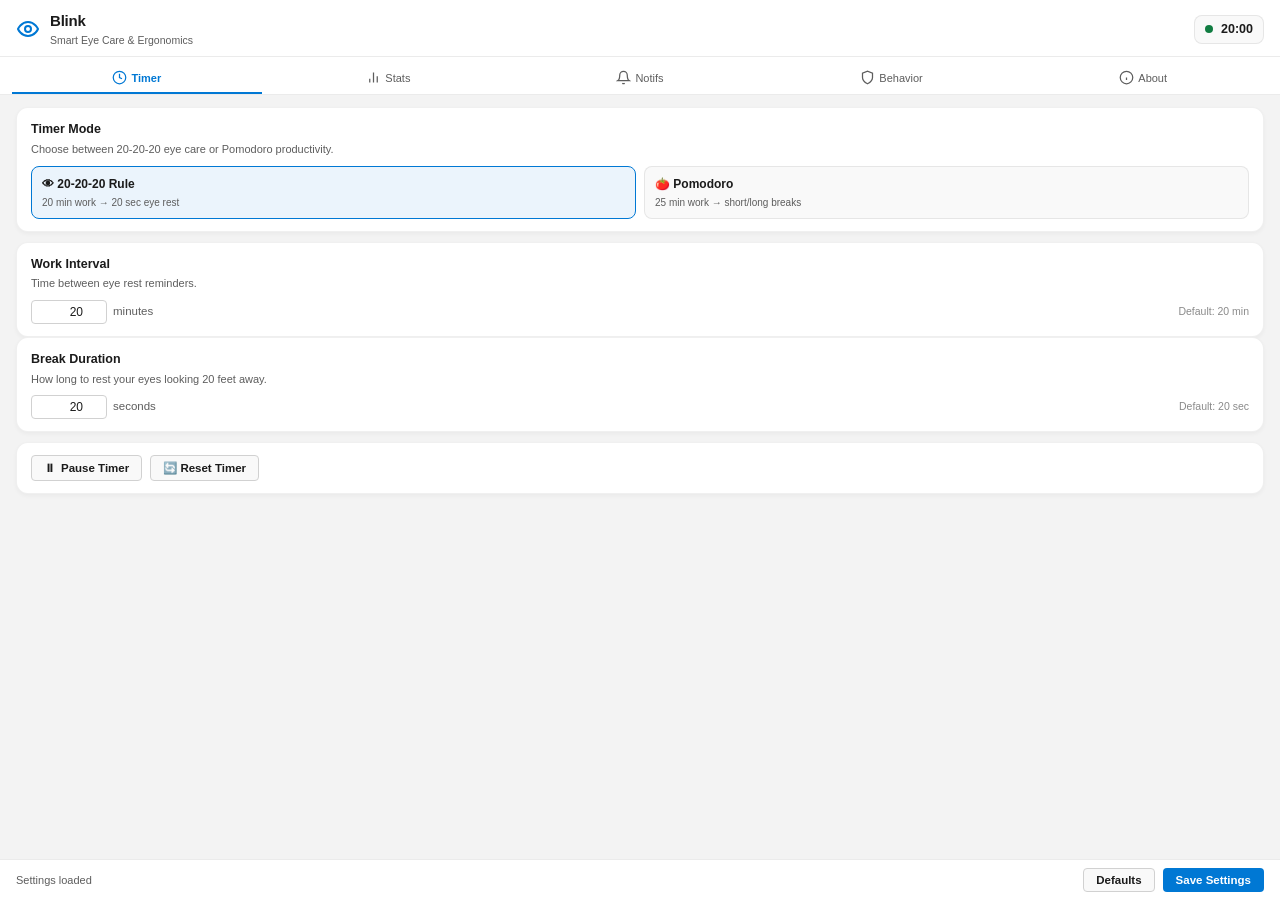
<file: src/index.html>
<!DOCTYPE html>
<html lang="en">
<head>
  <meta charset="UTF-8">
  <meta name="viewport" content="width=device-width, initial-scale=1.0">
  <title>Blink — Settings</title>
  <link rel="stylesheet" href="style.css">
</head>
<body>
  <div class="app-container">
    <!-- Header -->
    <header class="app-header" role="banner">
      <div class="header-brand">
        <svg class="brand-icon" viewBox="0 0 24 24" fill="none" stroke="currentColor" stroke-width="2" stroke-linecap="round" stroke-linejoin="round" aria-hidden="true">
          <path d="M2 12s3-7 10-7 10 7 10 7-3 7-10 7-10-7-10-7Z"/>
          <circle cx="12" cy="12" r="3"/>
        </svg>
        <div>
          <h1 class="brand-title">Blink</h1>
          <span class="brand-subtitle">Smart Eye Care & Ergonomics</span>
        </div>
      </div>
      <div class="timer-badge" id="timerBadge" aria-live="polite">
        <span class="status-dot green" id="statusDot" aria-hidden="true"></span>
        <span id="headerCountdown">--:--</span>
      </div>
    </header>

    <!-- Navigation Tabs (5 Tabs) -->
    <nav class="nav-tabs" role="tablist" aria-label="Settings Navigation">
      <button class="tab-btn active" data-tab="timer" role="tab" aria-selected="true" aria-controls="tab-timer" id="tab-btn-timer">
        <svg viewBox="0 0 24 24" width="15" height="15" stroke="currentColor" fill="none" stroke-width="2" aria-hidden="true"><circle cx="12" cy="12" r="10"/><polyline points="12 6 12 12 16 14"/></svg>
        <span>Timer</span>
      </button>
      <button class="tab-btn" data-tab="stats" role="tab" aria-selected="false" aria-controls="tab-stats" id="tab-btn-stats">
        <svg viewBox="0 0 24 24" width="15" height="15" stroke="currentColor" fill="none" stroke-width="2" aria-hidden="true"><line x1="18" y1="20" x2="18" y2="10"/><line x1="12" y1="20" x2="12" y2="4"/><line x1="6" y1="20" x2="6" y2="14"/></svg>
        <span>Stats</span>
      </button>
      <button class="tab-btn" data-tab="notifications" role="tab" aria-selected="false" aria-controls="tab-notifications" id="tab-btn-notifications">
        <svg viewBox="0 0 24 24" width="15" height="15" stroke="currentColor" fill="none" stroke-width="2" aria-hidden="true"><path d="M18 8A6 6 0 0 0 6 8c0 7-3 9-3 9h18s-3-2-3-9"/><path d="M13.73 21a2 2 0 0 1-3.46 0"/></svg>
        <span>Notifs</span>
      </button>
      <button class="tab-btn" data-tab="behavior" role="tab" aria-selected="false" aria-controls="tab-behavior" id="tab-btn-behavior">
        <svg viewBox="0 0 24 24" width="15" height="15" stroke="currentColor" fill="none" stroke-width="2" aria-hidden="true"><path d="M12 22s8-4 8-10V5l-8-3-8 3v7c0 6 8 10 8 10z"/></svg>
        <span>Behavior</span>
      </button>
      <button class="tab-btn" data-tab="about" role="tab" aria-selected="false" aria-controls="tab-about" id="tab-btn-about">
        <svg viewBox="0 0 24 24" width="15" height="15" stroke="currentColor" fill="none" stroke-width="2" aria-hidden="true"><circle cx="12" cy="12" r="10"/><line x1="12" y1="16" x2="12" y2="12"/><line x1="12" y1="8" x2="12.01" y2="8"/></svg>
        <span>About</span>
      </button>
    </nav>

    <!-- Content Sections -->
    <main class="tab-content-container" role="main">
      <!-- 1. Timer Tab -->
      <section class="tab-pane active" id="tab-timer" role="tabpanel" aria-labelledby="tab-btn-timer">
        <div class="card">
          <div class="card-header">
            <h3 class="card-title">Timer Mode</h3>
            <p class="card-desc">Choose between 20-20-20 eye care or Pomodoro productivity.</p>
          </div>
          <div class="mode-selector">
            <label class="mode-option">
              <input type="radio" name="timerMode" value="twentytwentytwenty" checked id="mode202020">
              <div class="mode-card">
                <span class="mode-title">👁 20-20-20 Rule</span>
                <span class="mode-desc">20 min work &rarr; 20 sec eye rest</span>
              </div>
            </label>
            <label class="mode-option">
              <input type="radio" name="timerMode" value="pomodoro" id="modePomodoro">
              <div class="mode-card">
                <span class="mode-title">🍅 Pomodoro</span>
                <span class="mode-desc">25 min work &rarr; short/long breaks</span>
              </div>
            </label>
          </div>
        </div>

        <!-- 20-20-20 Controls -->
        <div id="section202020">
          <div class="card">
            <div class="card-header">
              <h3 class="card-title">Work Interval</h3>
              <p class="card-desc">Time between eye rest reminders.</p>
            </div>
            <div class="control-row">
              <div class="input-with-unit">
                <input type="number" id="workDuration" min="1" max="180" value="20" class="fluent-input" aria-label="Work Duration Minutes">
                <span class="unit-label">minutes</span>
              </div>
              <span class="preset-hint">Default: 20 min</span>
            </div>
          </div>

          <div class="card">
            <div class="card-header">
              <h3 class="card-title">Break Duration</h3>
              <p class="card-desc">How long to rest your eyes looking 20 feet away.</p>
            </div>
            <div class="control-row">
              <div class="input-with-unit">
                <input type="number" id="breakDuration" min="5" max="300" value="20" class="fluent-input" aria-label="Break Duration Seconds">
                <span class="unit-label">seconds</span>
              </div>
              <span class="preset-hint">Default: 20 sec</span>
            </div>
          </div>
        </div>

        <!-- Pomodoro Controls -->
        <div id="sectionPomodoro" style="display: none;">
          <div class="card">
            <div class="card-header">
              <h3 class="card-title">Pomodoro Work Duration</h3>
              <p class="card-desc">Focus interval before a break.</p>
            </div>
            <div class="control-row">
              <div class="input-with-unit">
                <input type="number" id="pomodoroWork" min="1" max="120" value="25" class="fluent-input" aria-label="Pomodoro Work Duration Minutes">
                <span class="unit-label">minutes</span>
              </div>
              <span class="preset-hint">Default: 25 min</span>
            </div>
          </div>

          <div class="card">
            <div class="card-header">
              <h3 class="card-title">Break Durations</h3>
              <p class="card-desc">Short break between cycles and long break after full set.</p>
            </div>
            <div class="control-row">
              <label for="pomodoroShortBreak">Short Break:</label>
              <div class="input-with-unit">
                <input type="number" id="pomodoroShortBreak" min="1" max="30" value="5" class="fluent-input">
                <span class="unit-label">minutes</span>
              </div>
            </div>
            <div class="control-row nested-control">
              <label for="pomodoroLongBreak">Long Break:</label>
              <div class="input-with-unit">
                <input type="number" id="pomodoroLongBreak" min="1" max="60" value="15" class="fluent-input">
                <span class="unit-label">minutes</span>
              </div>
            </div>
            <div class="control-row nested-control">
              <label for="pomodoroCycles">Long break after:</label>
              <div class="input-with-unit">
                <input type="number" id="pomodoroCycles" min="1" max="12" value="4" class="fluent-input">
                <span class="unit-label">cycles</span>
              </div>
            </div>
          </div>
        </div>

        <div class="card action-preview-card">
          <div class="quick-actions">
            <button class="fluent-button secondary" id="btnPauseResume">
              <span id="pauseResumeIcon">⏸</span> <span id="pauseResumeText">Pause Timer</span>
            </button>
            <button class="fluent-button secondary" id="btnResetTimer">
              🔄 Reset Timer
            </button>
          </div>
        </div>
      </section>

      <!-- 2. Stats Tab -->
      <section class="tab-pane" id="tab-stats" role="tabpanel" aria-labelledby="tab-btn-stats">
        <div class="stats-grid">
          <div class="stat-tile">
            <span class="stat-value" id="statToday">0</span>
            <span class="stat-label">Today</span>
          </div>
          <div class="stat-tile">
            <span class="stat-value" id="statWeek">0</span>
            <span class="stat-label">This Week</span>
          </div>
          <div class="stat-tile">
            <span class="stat-value" id="statAvg">0.0</span>
            <span class="stat-label">Daily Avg</span>
          </div>
          <div class="stat-tile">
            <span class="stat-value" id="statStreak">0</span>
            <span class="stat-label">🔥 Streak</span>
          </div>
        </div>

        <div class="card chart-card">
          <div class="card-header chart-header">
            <div>
              <h3 class="card-title">7-Day Break Activity</h3>
              <p class="card-desc">Completed & dismissed breaks per day.</p>
            </div>
            <button class="fluent-button secondary small" id="btnRefreshStats" title="Refresh Statistics">🔄 Refresh</button>
          </div>
          <div class="canvas-wrapper">
            <canvas id="statsChart" width="380" height="130" role="img" aria-label="7-Day Break Activity Chart"></canvas>
          </div>
        </div>
      </section>

      <!-- 3. Notifications Tab -->
      <section class="tab-pane" id="tab-notifications" role="tabpanel" aria-labelledby="tab-btn-notifications">
        <div class="card">
          <div class="card-header">
            <h3 class="card-title">Notification Style</h3>
            <p class="card-desc">Choose from 7 visual & acoustic reminder experiences.</p>
          </div>
          <div class="radio-group">
            <label class="radio-option">
              <input type="radio" name="notificationStyle" value="toast" checked>
              <div class="radio-card">
                <span class="radio-title">🔔 Windows Toast</span>
                <span class="radio-desc">Native Windows 11 notification banner.</span>
              </div>
            </label>
            <label class="radio-option">
              <input type="radio" name="notificationStyle" value="overlay">
              <div class="radio-card">
                <span class="radio-title">↘️ Screen Overlay (Corner)</span>
                <span class="radio-desc">Gentle corner prompt with direct Snooze & Dismiss buttons.</span>
              </div>
            </label>
            <label class="radio-option">
              <input type="radio" name="notificationStyle" value="floatingisland">
              <div class="radio-card">
                <span class="radio-title">🏝️ Floating Top Island</span>
                <span class="radio-desc">Sleek top-center banner with micro countdown & controls.</span>
              </div>
            </label>
            <label class="radio-option">
              <input type="radio" name="notificationStyle" value="focusveil">
              <div class="radio-card">
                <span class="radio-title">🌫️ Full-Screen Focus Veil</span>
                <span class="radio-desc">Fullscreen screen dimmer with breathing guide & eye exercises.</span>
              </div>
            </label>
            <label class="radio-option">
              <input type="radio" name="notificationStyle" value="edgepulse">
              <div class="radio-card">
                <span class="radio-title">🌈 Ambient Screen Edge Glow</span>
                <span class="radio-desc">Glowing breathing border around screen edges without blocking clicks.</span>
              </div>
            </label>
            <label class="radio-option">
              <input type="radio" name="notificationStyle" value="audioonly">
              <div class="radio-card">
                <span class="radio-title">🎧 Audio-Only Whisper Mode</span>
                <span class="radio-desc">Zero visual popups. Dual-chime flow so you can close your eyes.</span>
              </div>
            </label>
            <label class="radio-option">
              <input type="radio" name="notificationStyle" value="tray">
              <div class="radio-card">
                <span class="radio-title">💬 System Tray Balloon</span>
                <span class="radio-desc">Subtle alert directly from the taskbar tray icon.</span>
              </div>
            </label>
          </div>
        </div>

        <!-- Focus Veil & Immersion Options -->
        <div class="card" id="veilOptionsCard">
          <div class="card-header">
            <h3 class="card-title">Focus Veil & Immersion Settings</h3>
            <p class="card-desc">Configure screen dimming depth and wellness guidance.</p>
          </div>
          <div class="control-row">
            <label for="veilOpacity">Veil Dimmer Opacity:</label>
            <div class="slider-row-inline">
              <input type="range" id="veilOpacity" min="0.2" max="0.9" step="0.1" value="0.5" class="fluent-slider">
              <span class="slider-value" id="veilOpacityValue">50%</span>
            </div>
          </div>
          <div class="toggle-row nested-control">
            <div>
              <span class="card-title-sm">Guided Eye Exercises</span>
              <p class="card-desc-sm">Show guided eye stretch animations (Look Left, Right, Up, Down, Blink).</p>
            </div>
            <label class="fluent-switch">
              <input type="checkbox" id="eyeExercisesEnabled" checked>
              <span class="switch-slider"></span>
            </label>
          </div>
          <div class="toggle-row nested-control">
            <div>
              <span class="card-title-sm">Strict / Enforced Break Mode</span>
              <p class="card-desc-sm">Locks early dismissal for the first 10 seconds (Esc key exits).</p>
            </div>
            <label class="fluent-switch">
              <input type="checkbox" id="strictModeEnabled">
              <span class="switch-slider"></span>
            </label>
          </div>
        </div>

        <div class="card">
          <div class="card-header">
            <h3 class="card-title">Break Reminder Message</h3>
            <p class="card-desc">Custom message for reminders. Use <code>|</code> to rotate between multiple messages.</p>
          </div>
          <textarea id="breakMessage" class="fluent-textarea" rows="2" placeholder="Time for a 20-second break! Look at something 20 feet away."></textarea>
          <span class="preset-hint">Example: Look at something far away | Stretch your arms | Drink water</span>
        </div>

        <div class="card">
          <div class="card-header">
            <h3 class="card-title">Overlay Display Monitor</h3>
            <p class="card-desc">Which screen to display the overlay prompt on.</p>
          </div>
          <div class="control-row">
            <select id="overlayMonitor" class="fluent-select">
              <option value="primary">Primary Monitor</option>
              <option value="cursor">Monitor with Active Cursor</option>
            </select>
          </div>
        </div>

        <div class="card">
          <div class="card-header">
            <h3 class="card-title">Custom Sound Chime</h3>
            <p class="card-desc">Choose a custom audio file (.wav, .mp3, .ogg, .flac) or use built-in bell.</p>
          </div>
          <div class="sound-path-box">
            <span class="sound-path-display" id="customSoundDisplay">Default: Built-in Bell Chime</span>
            <div class="sound-actions">
              <button class="fluent-button secondary small" id="btnBrowseSound">📁 Browse...</button>
              <button class="fluent-button secondary small" id="btnClearSound" style="display: none;">✕ Clear</button>
            </div>
          </div>
        </div>

        <div class="card">
          <div class="card-header">
            <h3 class="card-title">Snooze Duration</h3>
            <p class="card-desc">How long to delay a break when snoozed.</p>
          </div>
          <div class="control-row">
            <div class="input-with-unit">
              <input type="number" id="snoozeDuration" min="1" max="60" value="5" class="fluent-input">
              <span class="unit-label">minutes</span>
            </div>
          </div>
        </div>

        <div class="card">
          <div class="toggle-row">
            <div>
              <h3 class="card-title">Audio Chime</h3>
              <p class="card-desc">Play sound chime when a break starts.</p>
            </div>
            <label class="fluent-switch">
              <input type="checkbox" id="soundEnabled" checked>
              <span class="switch-slider"></span>
            </label>
          </div>

          <div class="slider-row" id="volumeControlRow">
            <span class="slider-icon" aria-hidden="true">🔈</span>
            <input type="range" id="soundVolume" min="0" max="1" step="0.05" value="0.5" class="fluent-slider" aria-label="Audio Chime Volume">
            <span class="slider-icon" aria-hidden="true">🔊</span>
            <span class="slider-value" id="volumeValue">50%</span>
          </div>

          <div class="preview-actions">
            <button class="fluent-button secondary small" id="btnTestSound">🎵 Test Chime</button>
            <button class="fluent-button secondary small" id="btnTestNotification">🔔 Test Notification</button>
          </div>
        </div>
      </section>

      <!-- 4. Behavior Tab -->
      <section class="tab-pane" id="tab-behavior" role="tabpanel" aria-labelledby="tab-btn-behavior">
        <!-- Ergonomics & Wellness Reminders -->
        <div class="card">
          <div class="card-header">
            <h3 class="card-title">Hydration & Posture Reminders</h3>
            <p class="card-desc">Secondary wellness micro-alerts to keep you healthy while working.</p>
          </div>
          <div class="toggle-row">
            <div>
              <span class="card-title-sm">💧 Hydration Reminder</span>
              <p class="card-desc-sm">Remind to drink water.</p>
            </div>
            <label class="fluent-switch">
              <input type="checkbox" id="hydrationEnabled">
              <span class="switch-slider"></span>
            </label>
          </div>
          <div class="control-row nested-control" id="hydrationRow" style="display: none;">
            <label for="hydrationInterval">Interval:</label>
            <div class="input-with-unit">
              <input type="number" id="hydrationInterval" min="5" max="240" value="45" class="fluent-input">
              <span class="unit-label">minutes</span>
              <button class="fluent-button secondary small" id="btnTestHydration">Test</button>
            </div>
          </div>

          <div class="toggle-row nested-control">
            <div>
              <span class="card-title-sm">🪑 Posture Check</span>
              <p class="card-desc-sm">Remind to sit up straight and relax shoulders.</p>
            </div>
            <label class="fluent-switch">
              <input type="checkbox" id="postureEnabled">
              <span class="switch-slider"></span>
            </label>
          </div>
          <div class="control-row nested-control" id="postureRow" style="display: none;">
            <label for="postureInterval">Interval:</label>
            <div class="input-with-unit">
              <input type="number" id="postureInterval" min="5" max="240" value="30" class="fluent-input">
              <span class="unit-label">minutes</span>
              <button class="fluent-button secondary small" id="btnTestPosture">Test</button>
            </div>
          </div>
        </div>

        <!-- Accessibility & UI Customization -->
        <div class="card">
          <div class="card-header">
            <h3 class="card-title">Accessibility & Appearance</h3>
            <p class="card-desc">Themes, contrast modes, and text scaling.</p>
          </div>
          <div class="control-row">
            <label for="themeSelect">Theme:</label>
            <select id="themeSelect" class="fluent-select">
              <option value="system">Windows System Default</option>
              <option value="dark">Dark Theme</option>
              <option value="light">Light Theme</option>
              <option value="highcontrast">High Contrast (WCAG AAA)</option>
            </select>
          </div>
          <div class="control-row nested-control">
            <label for="uiScaleSelect">UI Text Scale:</label>
            <select id="uiScaleSelect" class="fluent-select">
              <option value="100%">100% (Default)</option>
              <option value="125%">125% (Large)</option>
              <option value="150%">150% (Extra Large)</option>
            </select>
          </div>
          <div class="toggle-row nested-control">
            <div>
              <span class="card-title-sm">Reduced Motion</span>
              <p class="card-desc-sm">Disable animations and transition effects.</p>
            </div>
            <label class="fluent-switch">
              <input type="checkbox" id="reducedMotion">
              <span class="switch-slider"></span>
            </label>
          </div>
        </div>

        <div class="card">
          <div class="toggle-row">
            <div>
              <h3 class="card-title">Global Keyboard Shortcuts</h3>
              <p class="card-desc">
                <span class="hotkey-badge">Ctrl+Shift+B</span> Pause/Resume &nbsp;|&nbsp; 
                <span class="hotkey-badge">Ctrl+Shift+N</span> Skip Break
              </p>
            </div>
            <label class="fluent-switch">
              <input type="checkbox" id="hotkeysEnabled" checked>
              <span class="switch-slider"></span>
            </label>
          </div>
        </div>

        <!-- Scheduled Quiet Hours -->
        <div class="card">
          <div class="toggle-row">
            <div>
              <h3 class="card-title">Scheduled Quiet Hours</h3>
              <p class="card-desc">Auto-pause timer during scheduled times (e.g. lunch break).</p>
            </div>
            <label class="fluent-switch">
              <input type="checkbox" id="quietHoursEnabled">
              <span class="switch-slider"></span>
            </label>
          </div>

          <div id="quietHoursControls" class="nested-control" style="display: none;">
            <div class="control-row">
              <label>Time Range:</label>
              <div class="time-range-picker">
                <input type="time" id="quietStart" value="12:00" class="fluent-input time-input">
                <span class="unit-label">to</span>
                <input type="time" id="quietEnd" value="13:00" class="fluent-input time-input">
              </div>
            </div>

            <div class="control-row nested-control">
              <label>Active Days:</label>
              <div class="day-selector" id="daySelector">
                <button type="button" class="day-btn" data-day="1" aria-label="Monday">M</button>
                <button type="button" class="day-btn" data-day="2" aria-label="Tuesday">T</button>
                <button type="button" class="day-btn" data-day="3" aria-label="Wednesday">W</button>
                <button type="button" class="day-btn" data-day="4" aria-label="Thursday">T</button>
                <button type="button" class="day-btn" data-day="5" aria-label="Friday">F</button>
                <button type="button" class="day-btn" data-day="6" aria-label="Saturday">S</button>
                <button type="button" class="day-btn" data-day="0" aria-label="Sunday">S</button>
              </div>
            </div>
          </div>
        </div>

        <div class="card">
          <div class="toggle-row">
            <div>
              <h3 class="card-title">Smart Idle Detection</h3>
              <p class="card-desc">Auto-pause timer when you're away from keyboard or mouse.</p>
            </div>
            <label class="fluent-switch">
              <input type="checkbox" id="idleEnabled" checked>
              <span class="switch-slider"></span>
            </label>
          </div>
          <div class="control-row nested-control" id="idleThresholdRow">
            <label for="idleThreshold">Idle after:</label>
            <div class="input-with-unit">
              <input type="number" id="idleThreshold" min="30" max="1800" value="120" class="fluent-input">
              <span class="unit-label">seconds</span>
            </div>
          </div>
        </div>

        <div class="card">
          <div class="toggle-row">
            <div>
              <h3 class="card-title">Respect Focus Assist</h3>
              <p class="card-desc">Suppress notifications during Do Not Disturb or full-screen gaming.</p>
            </div>
            <label class="fluent-switch">
              <input type="checkbox" id="focusAssistEnabled" checked>
              <span class="switch-slider"></span>
            </label>
          </div>
        </div>

        <div class="card">
          <div class="toggle-row">
            <div>
              <h3 class="card-title">Launch on Startup</h3>
              <p class="card-desc">Start Blink minimized to system tray when Windows boots.</p>
            </div>
            <label class="fluent-switch">
              <input type="checkbox" id="autoStartEnabled" checked>
              <span class="switch-slider"></span>
            </label>
          </div>
        </div>
      </section>

      <!-- 5. About Tab -->
      <section class="tab-pane" id="tab-about" role="tabpanel" aria-labelledby="tab-btn-about">
        <div class="card about-hero">
          <div class="about-logo" aria-hidden="true">👁</div>
          <h2 class="about-app-name">Blink</h2>
          <span class="version-tag">Version 1.4.0</span>
          <p class="about-motto">Protect your vision with effortless 20-20-20 micro-breaks & Pomodoro.</p>
        </div>

        <div class="card">
          <div class="card-header">
            <h3 class="card-title">Configuration Management</h3>
            <p class="card-desc">Backup or restore your settings as JSON.</p>
          </div>
          <div class="export-import-grid">
            <button class="fluent-button secondary small" id="btnExportConfig">
              📤 Export Settings...
            </button>
            <button class="fluent-button secondary small" id="btnImportConfig">
              📥 Import Settings...
            </button>
          </div>
        </div>

        <div class="card">
          <div class="card-header">
            <h3 class="card-title">Software Updates</h3>
            <p class="card-desc">Check for the latest releases on GitHub.</p>
          </div>
          <div class="update-box" id="updateBox">
            <div class="update-result" id="updateResult">
              <span class="update-hint">Click below to check if a new version is available.</span>
            </div>
            <div class="update-actions">
              <button class="fluent-button secondary small" id="btnCheckUpdates">
                🔄 Check for Updates
              </button>
            </div>
          </div>
        </div>

        <div class="card">
          <h3 class="card-title">Privacy & Philosophy</h3>
          <p class="about-text">
            Blink is 100% offline, privacy-first, and open-source under the MIT License. No analytics, no telemetry, no background network usage.
          </p>
          <div class="config-location">
            <span class="config-label">Data Directory:</span>
            <code id="configPathDisplay">%APPDATA%\Blink\config.json</code>
          </div>
        </div>
      </section>
    </main>

    <!-- Footer Action Bar -->
    <footer class="app-footer" role="contentinfo">
      <div class="footer-status" id="footerStatus" aria-live="polite">
        <span class="status-text">Ready</span>
      </div>
      <div class="footer-actions">
        <button class="fluent-button secondary" id="btnResetDefaults">Defaults</button>
        <button class="fluent-button primary" id="btnSaveConfig">Save Settings</button>
      </div>
    </footer>

    <!-- Confirmation Modal Dialog -->
    <div class="modal-overlay" id="confirmModal" style="display: none;" role="dialog" aria-modal="true" aria-labelledby="modalTitle">
      <div class="modal-card">
        <h3 class="modal-title" id="modalTitle">Reset Settings?</h3>
        <p class="modal-desc">Are you sure you want to reset all Blink settings to their default values?</p>
        <div class="modal-actions">
          <button class="fluent-button secondary" id="btnCancelReset">Cancel</button>
          <button class="fluent-button primary" id="btnConfirmReset">Reset to Defaults</button>
        </div>
      </div>
    </div>
  </div>

  <script src="main.js"></script>
</body>
</html>
</file>
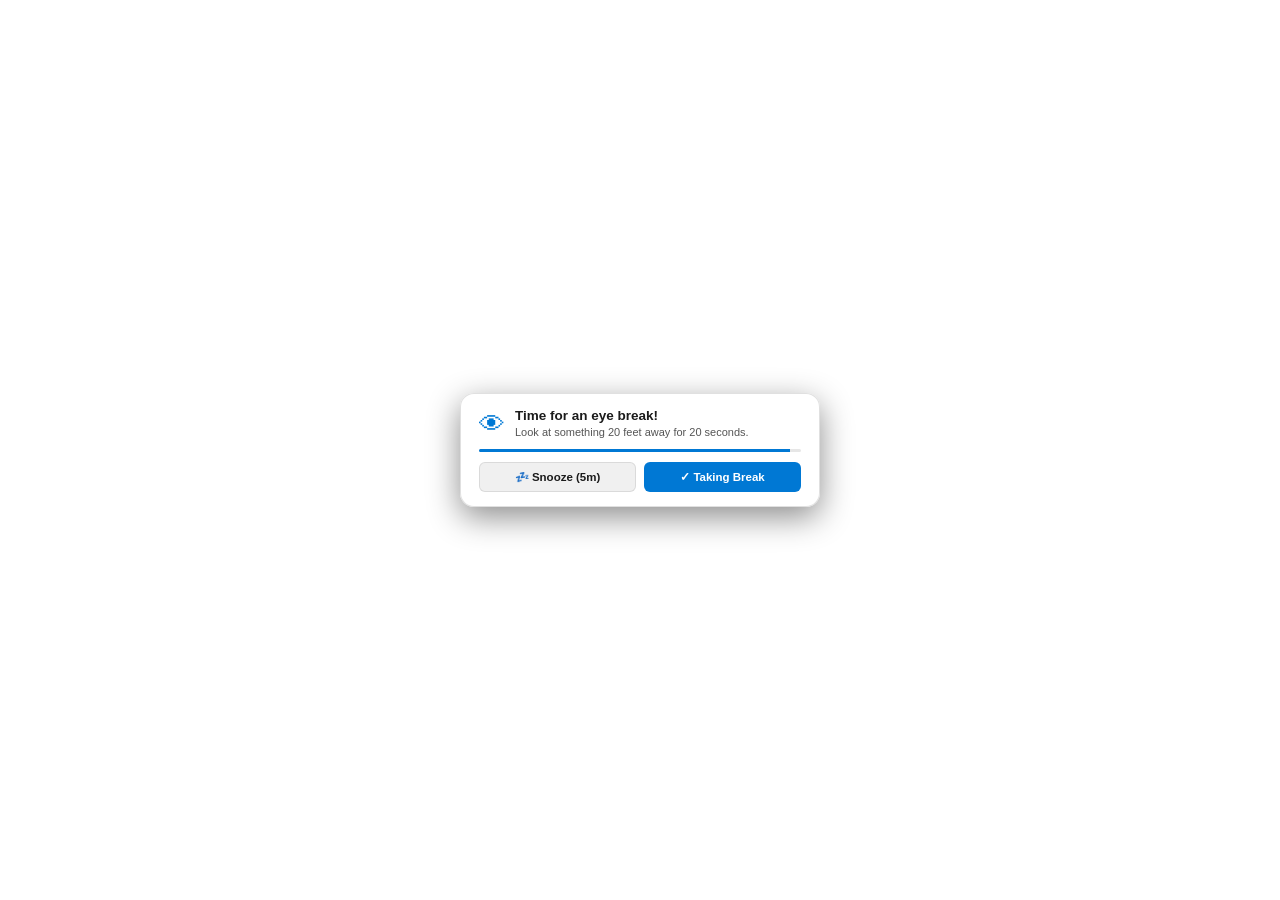
<file: src/snooze.html>
<!DOCTYPE html>
<html lang="en">
<head>
  <meta charset="UTF-8">
  <meta name="viewport" content="width=device-width, initial-scale=1.0">
  <title>Blink — Break Reminder</title>
  <link rel="stylesheet" href="snooze.css">
</head>
<body>
  <div class="snooze-card" id="snoozeCard">
    <div class="snooze-header">
      <div class="snooze-icon" id="snoozeIcon">👁</div>
      <div class="snooze-title-area">
        <h2 class="snooze-title" id="snoozeTitle">Time for an eye break!</h2>
        <p class="snooze-subtitle" id="breakSubtitle">Look at something 20 feet away for 20 seconds.</p>
      </div>
    </div>
    
    <div class="countdown-bar-container">
      <div class="countdown-bar" id="countdownBar"></div>
    </div>

    <div class="snooze-actions">
      <button class="snooze-btn secondary" id="btnSnooze">
        <span id="snoozeBtnLabel">💤 Snooze (5m)</span>
      </button>
      <button class="snooze-btn primary" id="btnDismiss">
        ✓ Taking Break
      </button>
    </div>
  </div>

  <script src="snooze.js"></script>
</body>
</html>
</file>
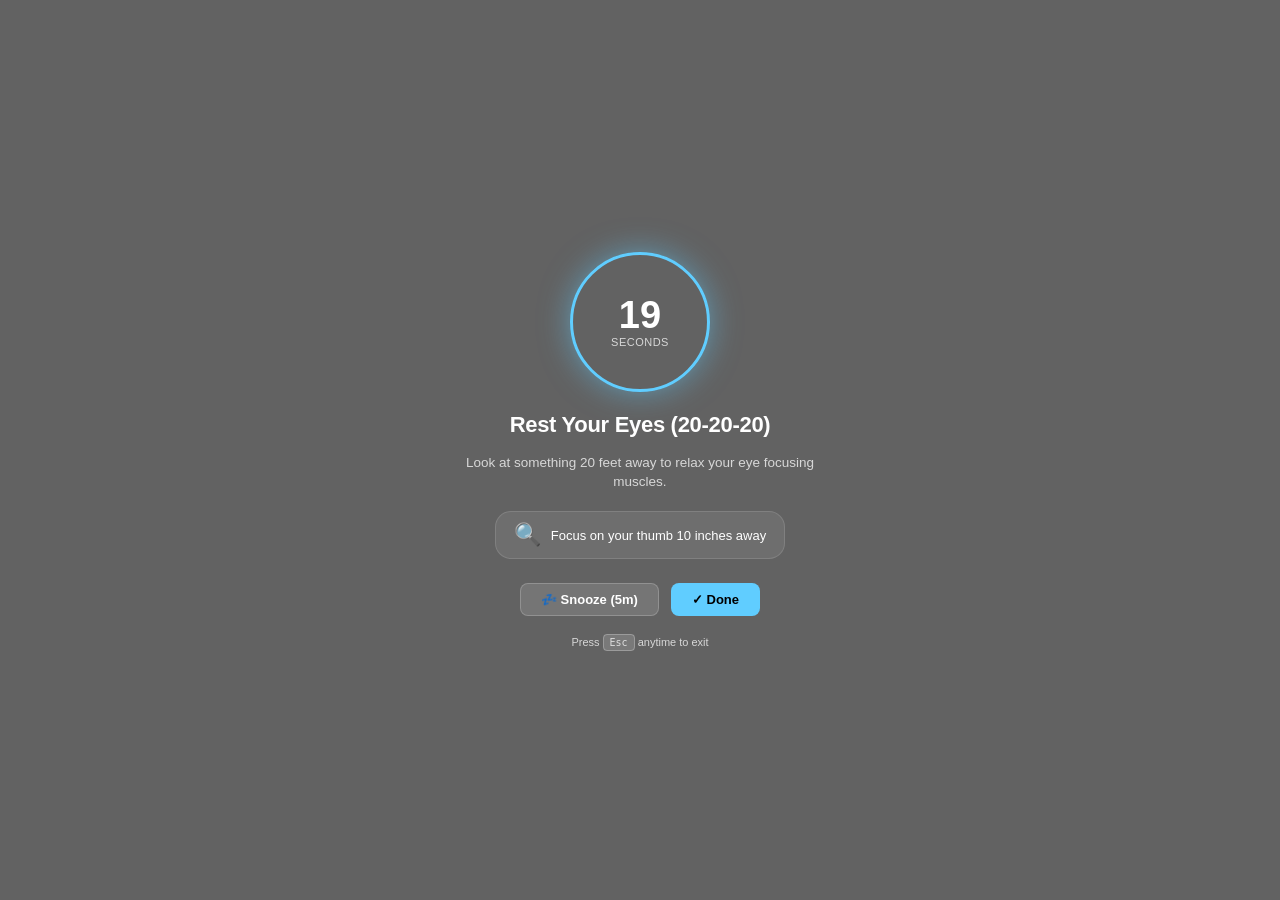
<file: src/veil.html>
<!DOCTYPE html>
<html lang="en">
<head>
  <meta charset="UTF-8">
  <meta name="viewport" content="width=device-width, initial-scale=1.0">
  <title>Blink — Focus Veil</title>
  <link rel="stylesheet" href="veil.css">
</head>
<body>
  <!-- 1. Ambient Edge Glow Mode -->
  <div class="edge-glow-frame" id="edgeFrame" style="display: none;"></div>

  <!-- 2. Focus Veil Dimmer Mode -->
  <div class="veil-backdrop" id="veilBackdrop" style="display: none;">
    <div class="veil-container">
      <!-- Breathing Circle / Countdown -->
      <div class="breathing-circle-wrapper">
        <div class="breathing-glow-circle" id="breathingCircle"></div>
        <div class="countdown-center-text">
          <span class="countdown-seconds" id="countdownSeconds">20</span>
          <span class="countdown-unit">seconds</span>
        </div>
      </div>

      <!-- Title & Message -->
      <h1 class="veil-title" id="veilTitle">Rest Your Eyes</h1>
      <p class="veil-message" id="veilMessage">Look at something 20 feet away to relax your eye focusing muscles.</p>

      <!-- Eye Exercise Prompts -->
      <div class="exercise-card" id="exerciseCard">
        <div class="exercise-icon" id="exerciseIcon">👀</div>
        <div class="exercise-instruction" id="exerciseInstruction">Blink slowly and look far into the distance</div>
      </div>

      <!-- Actions -->
      <div class="veil-actions">
        <button class="veil-btn secondary" id="btnVeilSnooze">
          <span>💤 Snooze (5m)</span>
        </button>
        <button class="veil-btn primary" id="btnVeilDismiss">
          <span id="dismissBtnLabel">✓ Done</span>
        </button>
      </div>

      <!-- Strict Mode & Esc Hint -->
      <div class="esc-hint">
        <span id="strictLockoutLabel" style="display: none;">🔒 Break locked (<span id="lockoutSeconds">10</span>s) · </span>
        Press <kbd>Esc</kbd> anytime to exit
      </div>
    </div>
  </div>

  <script src="veil.js"></script>
</body>
</html>
</file>
<file: src/style.css>
/* Blink — Windows 11 Fluent Design Styling (v1.4.0) */

:root {
  --bg-app: #f3f3f3;
  --bg-card: #ffffff;
  --bg-card-secondary: #f9f9f9;
  --text-primary: #1b1b1b;
  --text-secondary: #5d5d5d;
  --text-tertiary: #8a8a8a;
  --accent: #0078d4;
  --accent-hover: #0067b8;
  --accent-active: #005a9e;
  --accent-text: #ffffff;
  --border-subtle: rgba(0, 0, 0, 0.08);
  --border-card: rgba(0, 0, 0, 0.06);
  --border-input: #d1d1d1;
  --shadow-subtle: 0 2px 4px rgba(0, 0, 0, 0.04);
  --shadow-card: 0 4px 12px rgba(0, 0, 0, 0.06);
  --radius-sm: 4px;
  --radius-md: 8px;
  --radius-lg: 12px;
  --font-family: "Segoe UI Variable Text", "Segoe UI", -apple-system, BlinkMacSystemFont, Roboto, sans-serif;
  --color-green: #107c41;
  --color-yellow: #f2c80f;
  --color-red: #d13438;
  --base-font-size: 13px;
}

@media (prefers-color-scheme: dark) {
  :root {
    --bg-app: #202020;
    --bg-card: #2d2d2d;
    --bg-card-secondary: #262626;
    --text-primary: #ffffff;
    --text-secondary: #bbbbbb;
    --text-tertiary: #888888;
    --accent: #60cdff;
    --accent-hover: #78d5ff;
    --accent-active: #47b8eb;
    --accent-text: #000000;
    --border-subtle: rgba(255, 255, 255, 0.08);
    --border-card: rgba(255, 255, 255, 0.06);
    --border-input: #444444;
    --shadow-subtle: 0 2px 6px rgba(0, 0, 0, 0.25);
    --shadow-card: 0 4px 16px rgba(0, 0, 0, 0.35);
    --color-green: #49c47e;
    --color-yellow: #ffd53d;
    --color-red: #f36c70;
  }
}

/* Explicit Dark Theme */
html[data-theme="dark"] {
  --bg-app: #202020;
  --bg-card: #2d2d2d;
  --bg-card-secondary: #262626;
  --text-primary: #ffffff;
  --text-secondary: #bbbbbb;
  --text-tertiary: #888888;
  --accent: #60cdff;
  --accent-hover: #78d5ff;
  --accent-active: #47b8eb;
  --accent-text: #000000;
  --border-subtle: rgba(255, 255, 255, 0.08);
  --border-card: rgba(255, 255, 255, 0.06);
  --border-input: #444444;
  --shadow-subtle: 0 2px 6px rgba(0, 0, 0, 0.25);
  --shadow-card: 0 4px 16px rgba(0, 0, 0, 0.35);
  --color-green: #49c47e;
  --color-yellow: #ffd53d;
  --color-red: #f36c70;
}

/* Explicit Light Theme */
html[data-theme="light"] {
  --bg-app: #f3f3f3;
  --bg-card: #ffffff;
  --bg-card-secondary: #f9f9f9;
  --text-primary: #1b1b1b;
  --text-secondary: #5d5d5d;
  --text-tertiary: #8a8a8a;
  --accent: #0078d4;
  --accent-hover: #0067b8;
  --accent-active: #005a9e;
  --accent-text: #ffffff;
  --border-subtle: rgba(0, 0, 0, 0.08);
  --border-card: rgba(0, 0, 0, 0.06);
  --border-input: #d1d1d1;
  --shadow-subtle: 0 2px 4px rgba(0, 0, 0, 0.04);
  --shadow-card: 0 4px 12px rgba(0, 0, 0, 0.06);
  --color-green: #107c41;
  --color-yellow: #f2c80f;
  --color-red: #d13438;
}

/* High Contrast (WCAG AAA Compliant) */
html[data-theme="highcontrast"] {
  --bg-app: #000000;
  --bg-card: #0c0c0c;
  --bg-card-secondary: #1a1a1a;
  --text-primary: #ffffff;
  --text-secondary: #ffff00;
  --text-tertiary: #00ffff;
  --accent: #00ffff;
  --accent-hover: #80ffff;
  --accent-active: #00cccc;
  --accent-text: #000000;
  --border-subtle: #ffffff;
  --border-card: #ffffff;
  --border-input: #ffffff;
  --shadow-subtle: none;
  --shadow-card: none;
  --color-green: #00ff00;
  --color-yellow: #ffff00;
  --color-red: #ff0055;
}

/* UI Text Scaling */
html[data-scale="125%"] {
  --base-font-size: 15px;
}

html[data-scale="150%"] {
  --base-font-size: 17px;
}

/* Reduced Motion Override */
html.reduced-motion * {
  animation: none !important;
  transition: none !important;
}

* {
  box-sizing: border-box;
  margin: 0;
  padding: 0;
  user-select: none;
}

body {
  font-family: var(--font-family);
  background-color: var(--bg-app);
  color: var(--text-primary);
  line-height: 1.5;
  overflow: hidden;
  font-size: var(--base-font-size);
  -webkit-font-smoothing: antialiased;
}

.app-container {
  display: flex;
  flex-direction: column;
  height: 100vh;
  width: 100vw;
}

/* Header */
.app-header {
  display: flex;
  justify-content: space-between;
  align-items: center;
  padding: 10px 16px 8px;
  border-bottom: 1px solid var(--border-subtle);
  background: var(--bg-card);
}

.header-brand {
  display: flex;
  align-items: center;
  gap: 10px;
}

.brand-icon {
  width: 24px;
  height: 24px;
  color: var(--accent);
}

.brand-title {
  font-size: 15px;
  font-weight: 600;
  letter-spacing: -0.2px;
}

.brand-subtitle {
  font-size: 10.5px;
  color: var(--text-secondary);
  display: block;
}

.timer-badge {
  display: flex;
  align-items: center;
  gap: 8px;
  background: var(--bg-card-secondary);
  padding: 4px 10px;
  border-radius: var(--radius-md);
  border: 1px solid var(--border-subtle);
  font-weight: 600;
  font-size: 12.5px;
  font-variant-numeric: tabular-nums;
}

.status-dot {
  width: 8px;
  height: 8px;
  border-radius: 50%;
  background-color: var(--color-green);
  transition: background-color 0.2s ease;
}

.status-dot.green { background-color: var(--color-green); }
.status-dot.yellow { background-color: var(--color-yellow); }
.status-dot.red { background-color: var(--color-red); }

/* Navigation Tabs (5 Tabs) */
.nav-tabs {
  display: flex;
  gap: 2px;
  padding: 6px 12px 0;
  background: var(--bg-card);
  border-bottom: 1px solid var(--border-subtle);
}

.tab-btn {
  flex: 1;
  display: flex;
  align-items: center;
  justify-content: center;
  gap: 4px;
  padding: 7px 6px;
  border: none;
  background: transparent;
  color: var(--text-secondary);
  font-family: inherit;
  font-size: 11px;
  font-weight: 500;
  border-radius: var(--radius-md) var(--radius-md) 0 0;
  cursor: pointer;
  border-bottom: 2px solid transparent;
  transition: all 0.15s ease;
  white-space: nowrap;
}

.tab-btn:hover {
  color: var(--text-primary);
  background: var(--bg-card-secondary);
}

.tab-btn.active {
  color: var(--accent);
  border-bottom-color: var(--accent);
  font-weight: 600;
}

/* Tab Content */
.tab-content-container {
  flex: 1;
  overflow-y: auto;
  padding: 12px 16px;
  display: flex;
  flex-direction: column;
  gap: 10px;
}

.tab-pane {
  display: none;
  flex-direction: column;
  gap: 10px;
}

.tab-pane.active {
  display: flex;
}

/* Cards */
.card {
  background: var(--bg-card);
  border: 1px solid var(--border-card);
  border-radius: var(--radius-lg);
  padding: 12px 14px;
  box-shadow: var(--shadow-subtle);
}

.card-header {
  margin-bottom: 8px;
}

.card-title {
  font-size: 12.5px;
  font-weight: 600;
  color: var(--text-primary);
}

.card-title-sm {
  font-size: 11.5px;
  font-weight: 600;
  color: var(--text-primary);
}

.card-desc {
  font-size: 11px;
  color: var(--text-secondary);
  margin-top: 2px;
}

.card-desc-sm {
  font-size: 10.5px;
  color: var(--text-secondary);
  margin-top: 1px;
}

/* Mode Selector (20-20-20 vs Pomodoro) */
.mode-selector {
  display: flex;
  gap: 8px;
}

.mode-option {
  flex: 1;
  display: flex;
  cursor: pointer;
}

.mode-option input {
  position: absolute;
  opacity: 0;
  pointer-events: none;
}

.mode-card {
  flex: 1;
  padding: 8px 10px;
  background: var(--bg-card-secondary);
  border: 1px solid var(--border-subtle);
  border-radius: var(--radius-md);
  transition: all 0.15s ease;
  display: flex;
  flex-direction: column;
  gap: 2px;
}

.mode-option input:checked + .mode-card {
  border-color: var(--accent);
  background: rgba(0, 120, 212, 0.08);
}

.mode-title {
  font-weight: 600;
  font-size: 12px;
}

.mode-desc {
  font-size: 10px;
  color: var(--text-secondary);
}

/* Custom Sound Box */
.sound-path-box {
  display: flex;
  align-items: center;
  justify-content: space-between;
  gap: 8px;
  background: var(--bg-card-secondary);
  padding: 6px 10px;
  border-radius: var(--radius-sm);
  border: 1px solid var(--border-subtle);
}

.sound-path-display {
  font-size: 11px;
  color: var(--text-secondary);
  text-overflow: ellipsis;
  overflow: hidden;
  white-space: nowrap;
  flex: 1;
}

.sound-actions {
  display: flex;
  gap: 4px;
}

/* Scheduled Quiet Hours */
.time-range-picker {
  display: flex;
  align-items: center;
  gap: 6px;
}

.time-input {
  width: 90px !important;
  text-align: center !important;
}

.day-selector {
  display: flex;
  gap: 4px;
}

.day-btn {
  width: 26px;
  height: 26px;
  padding: 0;
  border-radius: var(--radius-sm);
  border: 1px solid var(--border-input);
  background: var(--bg-card);
  color: var(--text-secondary);
  font-size: 11px;
  font-weight: 600;
  cursor: pointer;
  transition: all 0.15s ease;
}

.day-btn.active {
  background: var(--accent);
  color: var(--accent-text);
  border-color: var(--accent);
}

/* Export / Import Grid */
.export-import-grid {
  display: flex;
  gap: 8px;
}

.export-import-grid button {
  flex: 1;
}

/* Stats Tab */
.stats-grid {
  display: grid;
  grid-template-columns: repeat(4, 1fr);
  gap: 8px;
}

.stat-tile {
  background: var(--bg-card);
  border: 1px solid var(--border-card);
  border-radius: var(--radius-md);
  padding: 9px 6px;
  text-align: center;
  box-shadow: var(--shadow-subtle);
  display: flex;
  flex-direction: column;
  gap: 2px;
}

.stat-value {
  font-size: 16px;
  font-weight: 700;
  color: var(--accent);
  line-height: 1.2;
}

.stat-label {
  font-size: 9.5px;
  color: var(--text-secondary);
  text-transform: uppercase;
  letter-spacing: 0.4px;
  font-weight: 600;
}

.chart-card {
  display: flex;
  flex-direction: column;
  gap: 8px;
}

.chart-header {
  display: flex;
  justify-content: space-between;
  align-items: flex-start;
  margin-bottom: 4px;
}

.canvas-wrapper {
  width: 100%;
  height: 130px;
  background: var(--bg-card-secondary);
  border-radius: var(--radius-md);
  border: 1px solid var(--border-subtle);
  padding: 4px;
  display: flex;
  align-items: center;
  justify-content: center;
}

#statsChart {
  width: 100%;
  height: 100%;
}

/* Inputs & Form Controls */
.control-row {
  display: flex;
  align-items: center;
  justify-content: space-between;
  gap: 10px;
}

.nested-control {
  margin-top: 8px;
  padding-top: 8px;
  border-top: 1px solid var(--border-subtle);
}

.input-with-unit {
  display: flex;
  align-items: center;
  gap: 6px;
}

.fluent-input {
  width: 76px;
  padding: 4px 8px;
  font-size: 12px;
  font-family: inherit;
  font-weight: 500;
  border: 1px solid var(--border-input);
  border-radius: var(--radius-sm);
  background: var(--bg-card);
  color: var(--text-primary);
  text-align: right;
  transition: border-color 0.15s ease;
}

.fluent-input:focus {
  outline: 2px solid var(--accent);
  border-color: var(--accent);
}

.fluent-select {
  width: 100%;
  padding: 5px 8px;
  font-size: 12px;
  font-family: inherit;
  border: 1px solid var(--border-input);
  border-radius: var(--radius-sm);
  background: var(--bg-card);
  color: var(--text-primary);
  outline: none;
  cursor: pointer;
  transition: border-color 0.15s ease;
}

.fluent-select:focus {
  border-color: var(--accent);
  outline: 2px solid var(--accent);
}

.fluent-textarea {
  width: 100%;
  padding: 6px 8px;
  font-size: 11.5px;
  font-family: inherit;
  border: 1px solid var(--border-input);
  border-radius: var(--radius-sm);
  background: var(--bg-card);
  color: var(--text-primary);
  outline: none;
  resize: none;
  transition: border-color 0.15s ease;
  line-height: 1.4;
}

.fluent-textarea:focus {
  border-color: var(--accent);
  outline: 2px solid var(--accent);
}

.unit-label {
  font-size: 11.5px;
  color: var(--text-secondary);
}

.preset-hint {
  font-size: 10.5px;
  color: var(--text-tertiary);
}

.preset-hint code {
  font-family: Consolas, monospace;
  color: var(--accent);
}

.hotkey-badge {
  display: inline-block;
  padding: 1px 4px;
  background: var(--bg-card-secondary);
  border: 1px solid var(--border-subtle);
  border-radius: 3px;
  font-family: Consolas, monospace;
  font-size: 10px;
  color: var(--accent);
}

/* Switch */
.toggle-row {
  display: flex;
  justify-content: space-between;
  align-items: center;
  gap: 12px;
}

.fluent-switch {
  position: relative;
  display: inline-block;
  width: 38px;
  height: 19px;
  flex-shrink: 0;
}

.fluent-switch input {
  opacity: 0;
  width: 0;
  height: 0;
}

.switch-slider {
  position: absolute;
  cursor: pointer;
  top: 0; left: 0; right: 0; bottom: 0;
  background-color: #888888;
  border-radius: 20px;
  transition: 0.2s;
}

.switch-slider:before {
  position: absolute;
  content: "";
  height: 13px;
  width: 13px;
  left: 3px;
  bottom: 3px;
  background-color: white;
  border-radius: 50%;
  transition: 0.2s;
}

.fluent-switch input:checked + .switch-slider {
  background-color: var(--accent);
}

.fluent-switch input:checked + .switch-slider:before {
  transform: translateX(19px);
}

/* Radio Group */
.radio-group {
  display: flex;
  flex-direction: column;
  gap: 6px;
  margin-top: 4px;
}

.radio-option {
  display: flex;
  align-items: flex-start;
  gap: 10px;
  padding: 7px 9px;
  border-radius: var(--radius-md);
  border: 1px solid var(--border-subtle);
  background: var(--bg-card-secondary);
  cursor: pointer;
  transition: all 0.15s ease;
}

.radio-option:hover {
  border-color: var(--accent);
}

.radio-option input[type="radio"] {
  margin-top: 3px;
  accent-color: var(--accent);
}

.radio-card {
  display: flex;
  flex-direction: column;
}

.radio-title {
  font-weight: 600;
  font-size: 11.5px;
}

.radio-desc {
  font-size: 10px;
  color: var(--text-secondary);
}

/* Slider Row */
.slider-row {
  display: flex;
  align-items: center;
  gap: 8px;
  margin: 10px 0 4px;
}

.slider-row-inline {
  display: flex;
  align-items: center;
  gap: 8px;
  width: 150px;
}

.fluent-slider {
  flex: 1;
  accent-color: var(--accent);
  cursor: pointer;
}

.slider-icon {
  font-size: 13px;
}

.slider-value {
  width: 36px;
  font-size: 11.5px;
  font-weight: 600;
  text-align: right;
  font-variant-numeric: tabular-nums;
}

.preview-actions {
  display: flex;
  gap: 8px;
  margin-top: 8px;
}

.quick-actions {
  display: flex;
  gap: 8px;
}

/* Buttons */
.fluent-button {
  font-family: inherit;
  font-size: 11.5px;
  font-weight: 600;
  padding: 5px 12px;
  border-radius: var(--radius-sm);
  border: 1px solid transparent;
  cursor: pointer;
  transition: all 0.15s ease;
  display: inline-flex;
  align-items: center;
  justify-content: center;
  gap: 5px;
}

.fluent-button.primary {
  background-color: var(--accent);
  color: var(--accent-text);
}

.fluent-button.primary:hover {
  background-color: var(--accent-hover);
}

.fluent-button.primary:active {
  background-color: var(--accent-active);
}

.fluent-button.secondary {
  background-color: var(--bg-card-secondary);
  color: var(--text-primary);
  border-color: var(--border-input);
}

.fluent-button.secondary:hover {
  background-color: var(--bg-card);
  border-color: var(--text-secondary);
}

.fluent-button.small {
  padding: 3px 8px;
  font-size: 11px;
}

/* About Tab */
.about-hero {
  text-align: center;
  padding: 16px 10px;
}

.about-logo {
  font-size: 32px;
  margin-bottom: 4px;
}

.about-app-name {
  font-size: 17px;
  font-weight: 700;
}

.version-tag {
  display: inline-block;
  background: var(--bg-card-secondary);
  border: 1px solid var(--border-subtle);
  padding: 2px 8px;
  border-radius: 12px;
  font-size: 10.5px;
  color: var(--text-secondary);
  margin: 3px 0 6px;
}

.about-motto {
  font-size: 11.5px;
  color: var(--text-secondary);
}

.about-text {
  font-size: 11.5px;
  color: var(--text-secondary);
  line-height: 1.5;
}

.config-location {
  margin-top: 8px;
  padding: 6px 8px;
  background: var(--bg-card-secondary);
  border-radius: var(--radius-sm);
  display: flex;
  flex-direction: column;
  gap: 3px;
}

.config-label {
  font-size: 10px;
  color: var(--text-tertiary);
  text-transform: uppercase;
  letter-spacing: 0.5px;
}

.config-location code {
  font-family: Consolas, monospace;
  font-size: 10.5px;
  color: var(--accent);
  word-break: break-all;
}

/* Software Updates */
.update-box {
  display: flex;
  flex-direction: column;
  gap: 8px;
  margin-top: 4px;
}

.update-result {
  font-size: 11.5px;
  color: var(--text-secondary);
}

.update-hint {
  font-size: 11px;
  color: var(--text-tertiary);
}

.update-checking {
  display: inline-flex;
  align-items: center;
  gap: 6px;
  color: var(--accent);
  font-size: 11.5px;
}

.update-uptodate {
  display: flex;
  align-items: center;
  gap: 8px;
  color: var(--color-green);
  font-weight: 500;
  padding: 6px 10px;
  background: var(--bg-card-secondary);
  border-radius: var(--radius-sm);
  border: 1px solid var(--border-subtle);
}

.update-available-banner {
  display: flex;
  flex-direction: column;
  gap: 6px;
  padding: 8px 10px;
  background: rgba(0, 120, 212, 0.08);
  border: 1px solid var(--accent);
  border-radius: var(--radius-md);
}

.update-available-header {
  display: flex;
  align-items: center;
  justify-content: space-between;
}

.update-badge.new {
  background: var(--accent);
  color: var(--accent-text);
  padding: 2px 8px;
  border-radius: 10px;
  font-weight: 700;
  font-size: 11px;
}

.update-notes-body {
  font-size: 11px;
  color: var(--text-secondary);
  line-height: 1.4;
}

.update-download-actions {
  display: flex;
  gap: 6px;
  margin-top: 2px;
}

.update-error {
  display: flex;
  flex-direction: column;
  gap: 4px;
  color: var(--color-red);
  font-size: 11px;
}

/* Footer */
.app-footer {
  display: flex;
  justify-content: space-between;
  align-items: center;
  padding: 8px 16px;
  background: var(--bg-card);
  border-top: 1px solid var(--border-subtle);
}

.footer-status {
  font-size: 11px;
  color: var(--text-secondary);
}

.footer-actions {
  display: flex;
  gap: 8px;
}

/* Confirmation Modal Dialog */
.modal-overlay {
  position: fixed;
  top: 0; left: 0; right: 0; bottom: 0;
  background: rgba(0, 0, 0, 0.55);
  backdrop-filter: blur(4px);
  display: flex;
  align-items: center;
  justify-content: center;
  z-index: 1000;
}

.modal-card {
  background: var(--bg-card);
  border: 1px solid var(--border-card);
  border-radius: var(--radius-lg);
  padding: 16px 18px;
  width: 320px;
  box-shadow: var(--shadow-card);
  display: flex;
  flex-direction: column;
  gap: 10px;
}

.modal-title {
  font-size: 14px;
  font-weight: 600;
}

.modal-desc {
  font-size: 12px;
  color: var(--text-secondary);
  line-height: 1.4;
}

.modal-actions {
  display: flex;
  justify-content: flex-end;
  gap: 8px;
  margin-top: 4px;
}
</file>
<file: src/snooze.css>
/* Blink — Break Overlay & Floating Island Styling */

:root {
  --bg-card: rgba(36, 36, 36, 0.95);
  --text-primary: #ffffff;
  --text-secondary: #cccccc;
  --accent: #60cdff;
  --accent-hover: #78d5ff;
  --accent-text: #000000;
  --border-card: rgba(255, 255, 255, 0.14);
  --radius-lg: 14px;
  --radius-sm: 6px;
  --font-family: "Segoe UI Variable Text", "Segoe UI", -apple-system, BlinkMacSystemFont, Roboto, sans-serif;
}

@media (prefers-color-scheme: light) {
  :root {
    --bg-card: rgba(255, 255, 255, 0.96);
    --text-primary: #1b1b1b;
    --text-secondary: #555555;
    --accent: #0078d4;
    --accent-hover: #0067b8;
    --accent-text: #ffffff;
    --border-card: rgba(0, 0, 0, 0.12);
  }
}

html[data-theme="light"] {
  --bg-card: rgba(255, 255, 255, 0.96);
  --text-primary: #1b1b1b;
  --text-secondary: #555555;
  --accent: #0078d4;
  --accent-hover: #0067b8;
  --accent-text: #ffffff;
  --border-card: rgba(0, 0, 0, 0.12);
}

html[data-theme="dark"] {
  --bg-card: rgba(36, 36, 36, 0.95);
  --text-primary: #ffffff;
  --text-secondary: #cccccc;
  --accent: #60cdff;
  --accent-hover: #78d5ff;
  --accent-text: #000000;
  --border-card: rgba(255, 255, 255, 0.14);
}

html[data-theme="highcontrast"] {
  --bg-card: #000000;
  --text-primary: #ffffff;
  --text-secondary: #ffff00;
  --accent: #00ffff;
  --accent-hover: #80ffff;
  --accent-text: #000000;
  --border-card: #ffffff;
}

* {
  box-sizing: border-box;
  margin: 0;
  padding: 0;
  user-select: none;
}

body {
  font-family: var(--font-family);
  background: transparent;
  color: var(--text-primary);
  width: 100vw;
  height: 100vh;
  display: flex;
  align-items: center;
  justify-content: center;
  overflow: hidden;
  -webkit-font-smoothing: antialiased;
}

.snooze-card {
  background: var(--bg-card);
  backdrop-filter: blur(24px);
  -webkit-backdrop-filter: blur(24px);
  border: 1px solid var(--border-card);
  border-radius: var(--radius-lg);
  padding: 14px 18px;
  width: 360px;
  box-shadow: 0 10px 32px rgba(0, 0, 0, 0.45);
  display: flex;
  flex-direction: column;
  gap: 10px;
  animation: slideIn 0.3s cubic-bezier(0.16, 1, 0.3, 1) forwards;
}

/* Floating Island Style */
.snooze-card.island-mode {
  border-radius: 30px;
  padding: 10px 18px;
  width: 360px;
  box-shadow: 0 8px 28px rgba(0, 0, 0, 0.55);
}

.snooze-card.long-break {
  border-color: rgba(96, 205, 255, 0.4);
}

.snooze-card.dismissing {
  animation: slideOut 0.22s cubic-bezier(0.7, 0, 0.84, 0) forwards;
}

@keyframes slideIn {
  from {
    opacity: 0;
    transform: translateY(16px) scale(0.96);
  }
  to {
    opacity: 1;
    transform: translateY(0) scale(1);
  }
}

@keyframes slideOut {
  from {
    opacity: 1;
    transform: translateY(0) scale(1);
  }
  to {
    opacity: 0;
    transform: translateY(12px) scale(0.96);
  }
}

.snooze-header {
  display: flex;
  align-items: center;
  gap: 10px;
}

.snooze-icon {
  font-size: 26px;
  line-height: 1;
  color: var(--accent);
}

.snooze-title-area {
  flex: 1;
}

.snooze-title {
  font-size: 13.5px;
  font-weight: 600;
}

.snooze-subtitle {
  font-size: 11px;
  color: var(--text-secondary);
  margin-top: 2px;
  line-height: 1.35;
}

.countdown-bar-container {
  width: 100%;
  height: 3px;
  background: rgba(128, 128, 128, 0.2);
  border-radius: 2px;
  overflow: hidden;
}

.countdown-bar {
  height: 100%;
  width: 100%;
  background: var(--accent);
  transition: width 0.1s linear;
}

.snooze-actions {
  display: flex;
  gap: 8px;
}

.snooze-btn {
  flex: 1;
  padding: 7px 10px;
  font-family: inherit;
  font-size: 11.5px;
  font-weight: 600;
  border-radius: var(--radius-sm);
  border: 1px solid transparent;
  cursor: pointer;
  transition: all 0.15s ease;
  display: inline-flex;
  align-items: center;
  justify-content: center;
  gap: 5px;
}

.snooze-btn.primary {
  background-color: var(--accent);
  color: var(--accent-text);
}

.snooze-btn.primary:hover:not(:disabled) {
  background-color: var(--accent-hover);
}

.snooze-btn.secondary {
  background-color: rgba(128, 128, 128, 0.12);
  color: var(--text-primary);
  border-color: rgba(128, 128, 128, 0.2);
}

.snooze-btn.secondary:hover:not(:disabled) {
  background-color: rgba(128, 128, 128, 0.2);
}

.snooze-btn:disabled {
  opacity: 0.45;
  cursor: not-allowed;
}
</file>
<file: src/veil.css>
/* Blink — Focus Veil & Ambient Edge Glow Styling */

:root {
  --bg-dimmer: rgba(15, 15, 15, 0.65);
  --accent: #60cdff;
  --accent-glow: rgba(96, 205, 255, 0.5);
  --text-primary: #ffffff;
  --text-secondary: rgba(255, 255, 255, 0.75);
  --font-family: "Segoe UI Variable Text", "Segoe UI", -apple-system, BlinkMacSystemFont, Roboto, sans-serif;
  --radius-lg: 16px;
  --radius-sm: 8px;
}

* {
  box-sizing: border-box;
  margin: 0;
  padding: 0;
  user-select: none;
}

body {
  font-family: var(--font-family);
  background: transparent;
  color: var(--text-primary);
  width: 100vw;
  height: 100vh;
  overflow: hidden;
  display: flex;
  align-items: center;
  justify-content: center;
  -webkit-font-smoothing: antialiased;
}

/* 1. Ambient Edge Glow Frame */
.edge-glow-frame {
  position: fixed;
  top: 0; left: 0; right: 0; bottom: 0;
  border: 6px solid var(--accent);
  box-shadow: inset 0 0 40px var(--accent-glow), 0 0 40px var(--accent-glow);
  pointer-events: none;
  animation: edgePulse 3s ease-in-out infinite;
  z-index: 9999;
}

@keyframes edgePulse {
  0%, 100% {
    opacity: 0.35;
    box-shadow: inset 0 0 20px var(--accent-glow), 0 0 20px var(--accent-glow);
  }
  50% {
    opacity: 1;
    box-shadow: inset 0 0 60px var(--accent), 0 0 60px var(--accent);
  }
}

/* 2. Focus Veil Backdrop */
.veil-backdrop {
  position: fixed;
  top: 0; left: 0; right: 0; bottom: 0;
  background: var(--bg-dimmer);
  backdrop-filter: blur(16px);
  -webkit-backdrop-filter: blur(16px);
  display: flex;
  align-items: center;
  justify-content: center;
  animation: fadeIn 0.4s ease-out forwards;
}

@keyframes fadeIn {
  from { opacity: 0; }
  to { opacity: 1; }
}

.veil-container {
  display: flex;
  flex-direction: column;
  align-items: center;
  text-align: center;
  max-width: 480px;
  padding: 32px 24px;
  gap: 16px;
}

/* Breathing Circle */
.breathing-circle-wrapper {
  position: relative;
  width: 140px;
  height: 140px;
  display: flex;
  align-items: center;
  justify-content: center;
  margin-bottom: 4px;
}

.breathing-glow-circle {
  position: absolute;
  width: 100%;
  height: 100%;
  border-radius: 50%;
  border: 3px solid var(--accent);
  box-shadow: 0 0 30px var(--accent-glow);
  animation: breathe 5s ease-in-out infinite;
}

@keyframes breathe {
  0%, 100% {
    transform: scale(0.85);
    opacity: 0.4;
  }
  50% {
    transform: scale(1.15);
    opacity: 1;
    box-shadow: 0 0 45px var(--accent);
  }
}

.countdown-center-text {
  display: flex;
  flex-direction: column;
  align-items: center;
  z-index: 2;
}

.countdown-seconds {
  font-size: 38px;
  font-weight: 700;
  line-height: 1;
  font-variant-numeric: tabular-nums;
}

.countdown-unit {
  font-size: 11px;
  color: var(--text-secondary);
  text-transform: uppercase;
  letter-spacing: 0.5px;
  margin-top: 2px;
}

/* Title & Message */
.veil-title {
  font-size: 22px;
  font-weight: 700;
  letter-spacing: -0.3px;
}

.veil-message {
  font-size: 13.5px;
  color: var(--text-secondary);
  line-height: 1.4;
  max-width: 400px;
}

/* Guided Eye Exercise Card */
.exercise-card {
  display: flex;
  align-items: center;
  gap: 10px;
  background: rgba(255, 255, 255, 0.08);
  border: 1px solid rgba(255, 255, 255, 0.12);
  border-radius: var(--radius-lg);
  padding: 10px 18px;
  margin-top: 4px;
  transition: all 0.3s ease;
}

.exercise-icon {
  font-size: 22px;
}

.exercise-instruction {
  font-size: 13px;
  font-weight: 500;
}

/* Actions */
.veil-actions {
  display: flex;
  gap: 12px;
  margin-top: 8px;
}

.veil-btn {
  font-family: inherit;
  font-size: 13px;
  font-weight: 600;
  padding: 8px 20px;
  border-radius: var(--radius-sm);
  border: 1px solid transparent;
  cursor: pointer;
  transition: all 0.15s ease;
  display: inline-flex;
  align-items: center;
  gap: 6px;
}

.veil-btn.primary {
  background: var(--accent);
  color: #000000;
}

.veil-btn.primary:hover:not(:disabled) {
  filter: brightness(1.15);
}

.veil-btn.secondary {
  background: rgba(255, 255, 255, 0.12);
  color: #ffffff;
  border-color: rgba(255, 255, 255, 0.2);
}

.veil-btn.secondary:hover:not(:disabled) {
  background: rgba(255, 255, 255, 0.22);
}

.veil-btn:disabled {
  opacity: 0.45;
  cursor: not-allowed;
}

/* Esc Hint */
.esc-hint {
  font-size: 11px;
  color: var(--text-secondary);
  margin-top: 4px;
}

.esc-hint kbd {
  background: rgba(255, 255, 255, 0.15);
  border: 1px solid rgba(255, 255, 255, 0.25);
  border-radius: 4px;
  padding: 2px 6px;
  font-family: Consolas, monospace;
  font-size: 10px;
}
</file>
